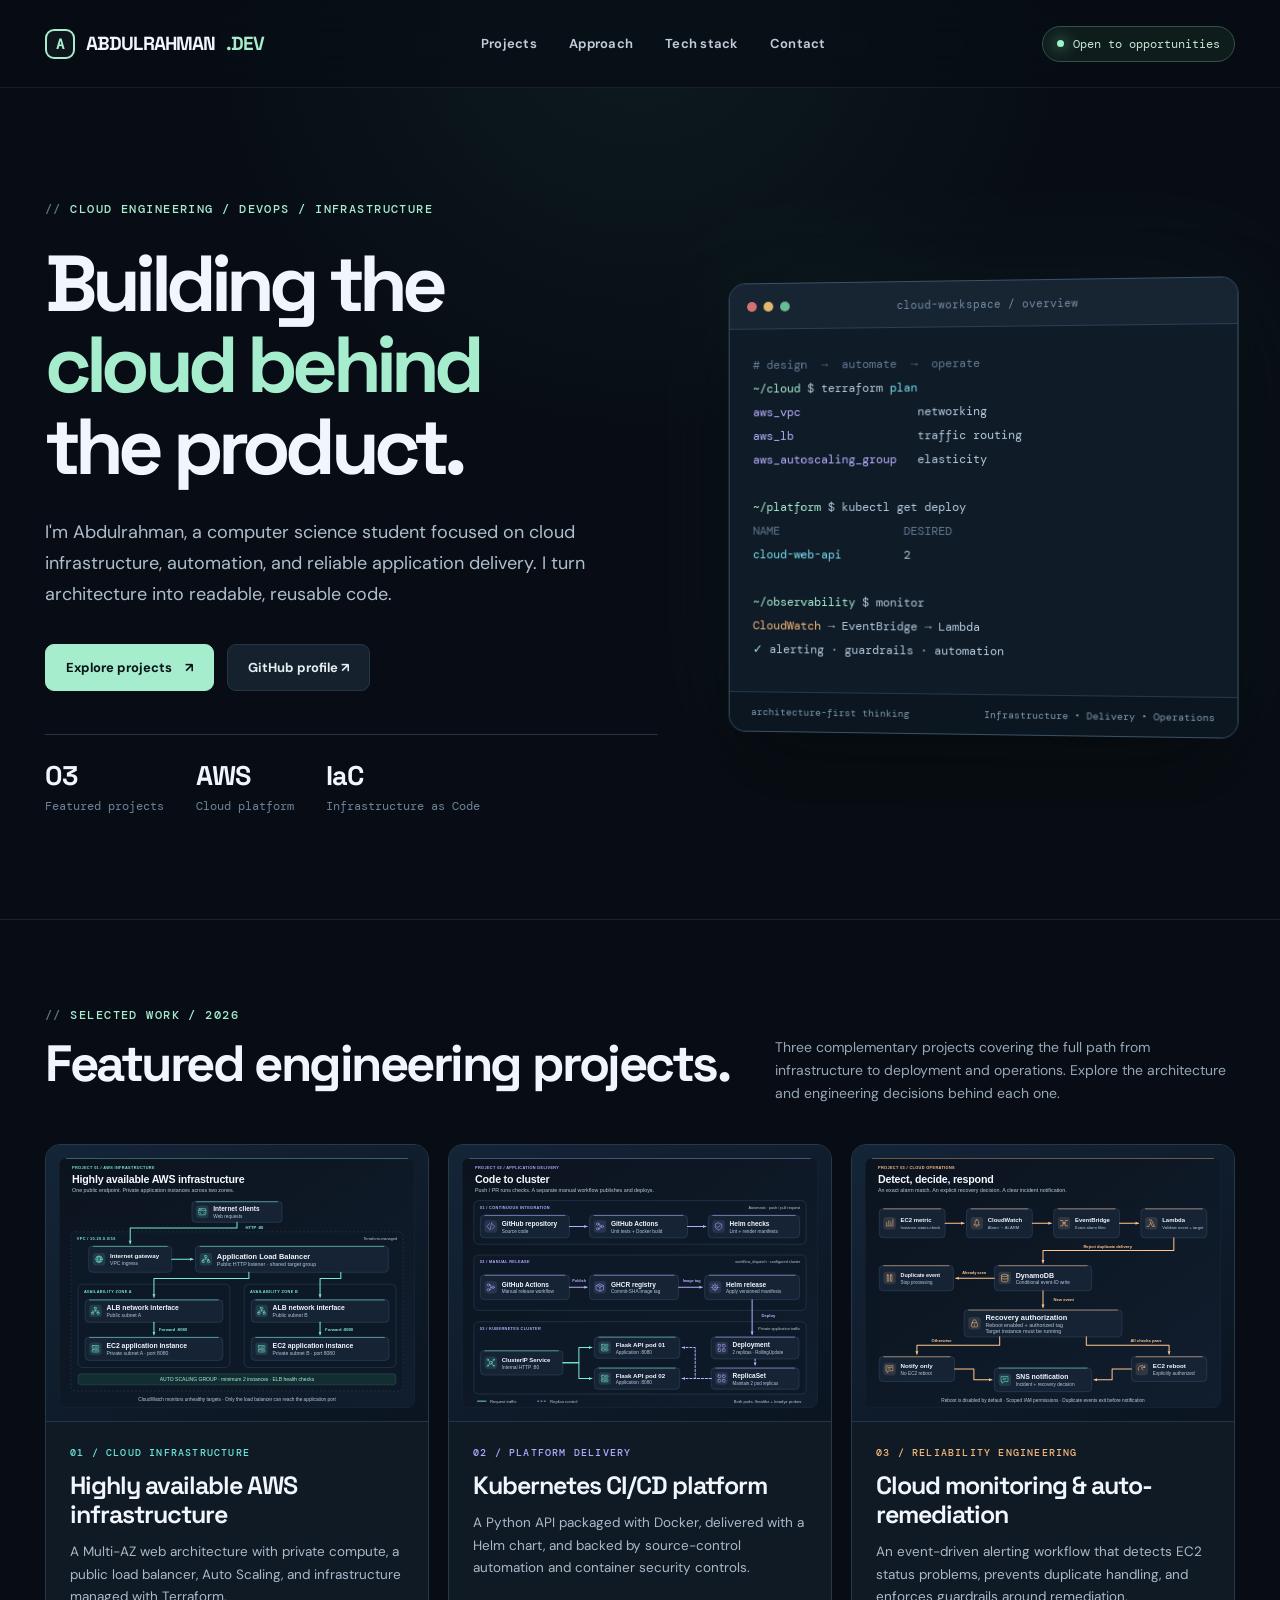
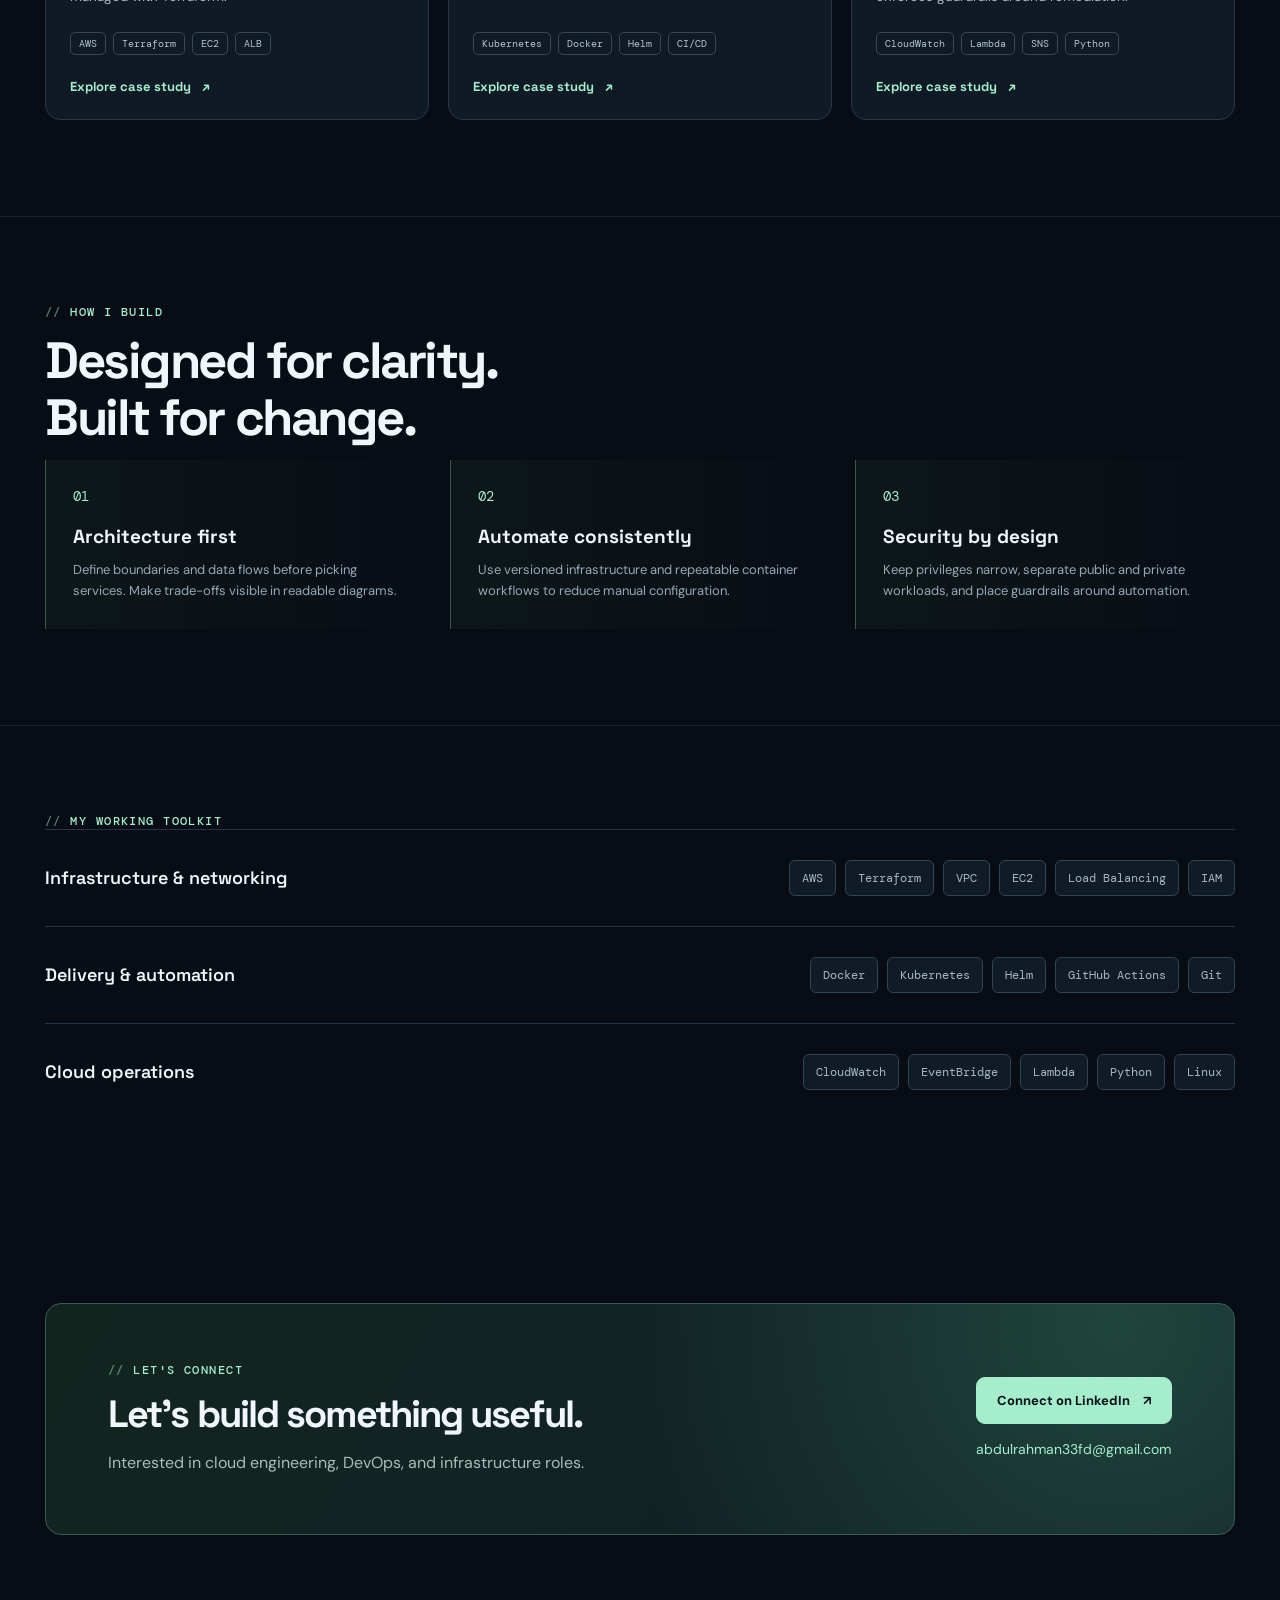
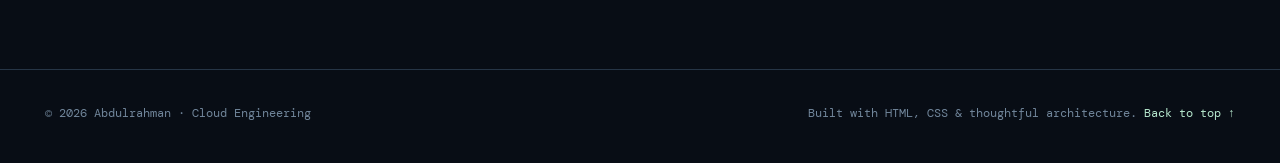
<file: index.html>
<!doctype html><html lang="en"><head>
<meta charset="UTF-8"><meta name="viewport" content="width=device-width,initial-scale=1">
<meta name="description" content="Cloud Engineering & DevOps portfolio: AWS Terraform Infrastructure, Kubernetes CI/CD, and automated cloud monitoring.">
<meta name="theme-color" content="#080d15"><title>Abdulrahman | Cloud Engineering & DevOps</title>
<link rel="stylesheet" href="styles.css?v=20261029-contact"><link rel="icon" href="assets/favicon.svg" type="image/svg+xml">
</head><body>
<a class="skip-link" href="#main">Skip to content</a><div class="ambient" aria-hidden="true"></div>
<header class="site-header"><div class="container nav-wrap"><a class="wordmark" href="index.html" aria-label="Home"><span class="mark">A</span>ABDULRAHMAN<span class="name-light">.DEV</span></a>
<nav id="primary-nav" class="site-nav"><a href="#projects">Projects</a><a href="#approach">Approach</a><a href="#stack">Tech stack</a><a href="#contact">Contact</a></nav>
<div class="top-status"><span class="status-dot"></span>Open to opportunities</div><button class="mobile-toggle" aria-label="Toggle navigation" aria-controls="primary-nav" aria-expanded="false">☰</button></div></header>
<main id="main">
<section class="hero"><div class="container hero-grid"><div>
<div class="eyebrow">Cloud Engineering / DevOps / Infrastructure</div><h1>Building the<br><span class="grad">cloud behind</span><br>the product.</h1>
<p class="lead">I'm Abdulrahman, a computer science student focused on cloud infrastructure, automation, and reliable application delivery. I turn architecture into readable, reusable code.</p>
<div class="hero-actions"><a class="btn btn-primary" href="#projects">Explore projects <span aria-hidden="true">↗</span></a><a class="btn btn-ghost" href="https://github.com/abuda7mm" target="_blank" rel="noopener noreferrer">GitHub profile ↗</a></div>
<div class="stats"><div class="stat"><div class="n">03</div><div class="desc">Featured projects</div></div><div class="stat"><div class="n">AWS</div><div class="desc">Cloud platform</div></div><div class="stat"><div class="n">IaC</div><div class="desc">Infrastructure as Code</div></div></div></div>
<div class="terminal" aria-label="Illustration of infrastructure and deployment workflow"><div class="terminal-head"><span class="dot"></span><span class="dot"></span><span class="dot"></span><span class="terminal-title">cloud-workspace / overview</span></div>
<div class="terminal-code"><span class="comment"># design  →  automate  →  operate</span>
<span class="green">~/cloud</span> $ terraform <span class="cyan">plan</span>
<span class="purple">aws_vpc</span>                 networking
<span class="purple">aws_lb</span>                  traffic routing
<span class="purple">aws_autoscaling_group</span>   elasticity

<span class="green">~/platform</span> $ kubectl get deploy
<span class="comment">NAME                  DESIRED</span>
<span class="cyan">cloud-web-api</span>         2

<span class="green">~/observability</span> $ monitor
<span class="orange">CloudWatch</span> → EventBridge → Lambda
<span class="green">✓</span> alerting · guardrails · automation</div><div class="terminal-footer"><span>architecture-first thinking</span><span>Infrastructure • Delivery • Operations</span></div></div>
</div></section>
<section class="section section-border" id="projects"><div class="container"><div class="section-intro"><div><div class="eyebrow">Selected work / 2026</div><h2>Featured engineering projects.</h2></div><p>Three complementary projects covering the full path from infrastructure to deployment and operations. Explore the architecture and engineering decisions behind each one.</p></div>
<div class="projects-grid">
<article class="project-card"><a class="card-media" href="projects/aws-infrastructure.html"><img src="assets/architecture-aws.svg?v=20261029-diagrams" alt="Architecture diagram showing an AWS load balancer and EC2 instances across two availability zones" loading="lazy"></a><div class="card-body"><div class="kicker">01 / Cloud infrastructure</div><h3>Highly available AWS infrastructure</h3><p>A Multi-AZ web architecture with private compute, a public load balancer, Auto Scaling, and infrastructure managed with Terraform.</p><div class="tags"><span class="tag">AWS</span><span class="tag">Terraform</span><span class="tag">EC2</span><span class="tag">ALB</span></div><a class="text-link" href="projects/aws-infrastructure.html">Explore case study <span aria-hidden="true">↗</span></a></div></article>
<article class="project-card"><a class="card-media" href="projects/kubernetes-cicd.html"><img src="assets/architecture-kubernetes.svg?v=20261029-diagrams" alt="GitHub Actions build pipeline connected to a Helm-managed Kubernetes cluster" loading="lazy"></a><div class="card-body"><div class="kicker">02 / Platform delivery</div><h3>Kubernetes CI/CD platform</h3><p>A Python API packaged with Docker, delivered with a Helm chart, and backed by source-control automation and container security controls.</p><div class="tags"><span class="tag">Kubernetes</span><span class="tag">Docker</span><span class="tag">Helm</span><span class="tag">CI/CD</span></div><a class="text-link" href="projects/kubernetes-cicd.html">Explore case study <span aria-hidden="true">↗</span></a></div></article>
<article class="project-card"><a class="card-media" href="projects/cloud-operations.html"><img src="assets/architecture-operations.svg?v=20261029-diagrams" alt="AWS monitoring architecture with CloudWatch, EventBridge, Lambda, DynamoDB and SNS" loading="lazy"></a><div class="card-body"><div class="kicker">03 / Reliability engineering</div><h3>Cloud monitoring & auto-remediation</h3><p>An event-driven alerting workflow that detects EC2 status problems, prevents duplicate handling, and enforces guardrails around remediation.</p><div class="tags"><span class="tag">CloudWatch</span><span class="tag">Lambda</span><span class="tag">SNS</span><span class="tag">Python</span></div><a class="text-link" href="projects/cloud-operations.html">Explore case study <span aria-hidden="true">↗</span></a></div></article>
</div></div></section>
<section class="section section-border" id="approach"><div class="container"><div class="eyebrow">How I build</div><h2>Designed for clarity.<br>Built for change.</h2><div class="approach"><article><div class="num">01</div><h3>Architecture first</h3><p>Define boundaries and data flows before picking services. Make trade-offs visible in readable diagrams.</p></article><article><div class="num">02</div><h3>Automate consistently</h3><p>Use versioned infrastructure and repeatable container workflows to reduce manual configuration.</p></article><article><div class="num">03</div><h3>Security by design</h3><p>Keep privileges narrow, separate public and private workloads, and place guardrails around automation.</p></article></div></div></section>
<section class="section section-border" id="stack"><div class="container"><div class="eyebrow">My working toolkit</div><div class="stack-section"><h3>Infrastructure & networking</h3><div class="stack-cloud"><span>AWS</span><span>Terraform</span><span>VPC</span><span>EC2</span><span>Load Balancing</span><span>IAM</span></div></div><div class="stack-section"><h3>Delivery & automation</h3><div class="stack-cloud"><span>Docker</span><span>Kubernetes</span><span>Helm</span><span>GitHub Actions</span><span>Git</span></div></div><div class="stack-section"><h3>Cloud operations</h3><div class="stack-cloud"><span>CloudWatch</span><span>EventBridge</span><span>Lambda</span><span>Python</span><span>Linux</span></div></div></div></section>
<section class="section" id="contact"><div class="container"><div class="contact-band"><div><div class="eyebrow">Let's connect</div><h2>Let's build something useful.</h2><p>Interested in cloud engineering, DevOps, and infrastructure roles.</p></div><div class="contact-actions"><a class="btn btn-primary" href="https://www.linkedin.com/in/abdulrahmannnn" target="_blank" rel="noopener noreferrer">Connect on LinkedIn <span aria-hidden="true">↗</span></a><a class="contact-email" href="mailto:abdulrahman33fd@gmail.com">abdulrahman33fd@gmail.com</a></div></div></div></section>
</main><footer class="footer"><div class="container footer-inner"><div>© <span data-year>2026</span> Abdulrahman · Cloud Engineering</div><div>Built with HTML, CSS & thoughtful architecture. <a href="#main">Back to top ↑</a></div></div></footer>
<script src="script.js" defer></script></body></html>
</file>
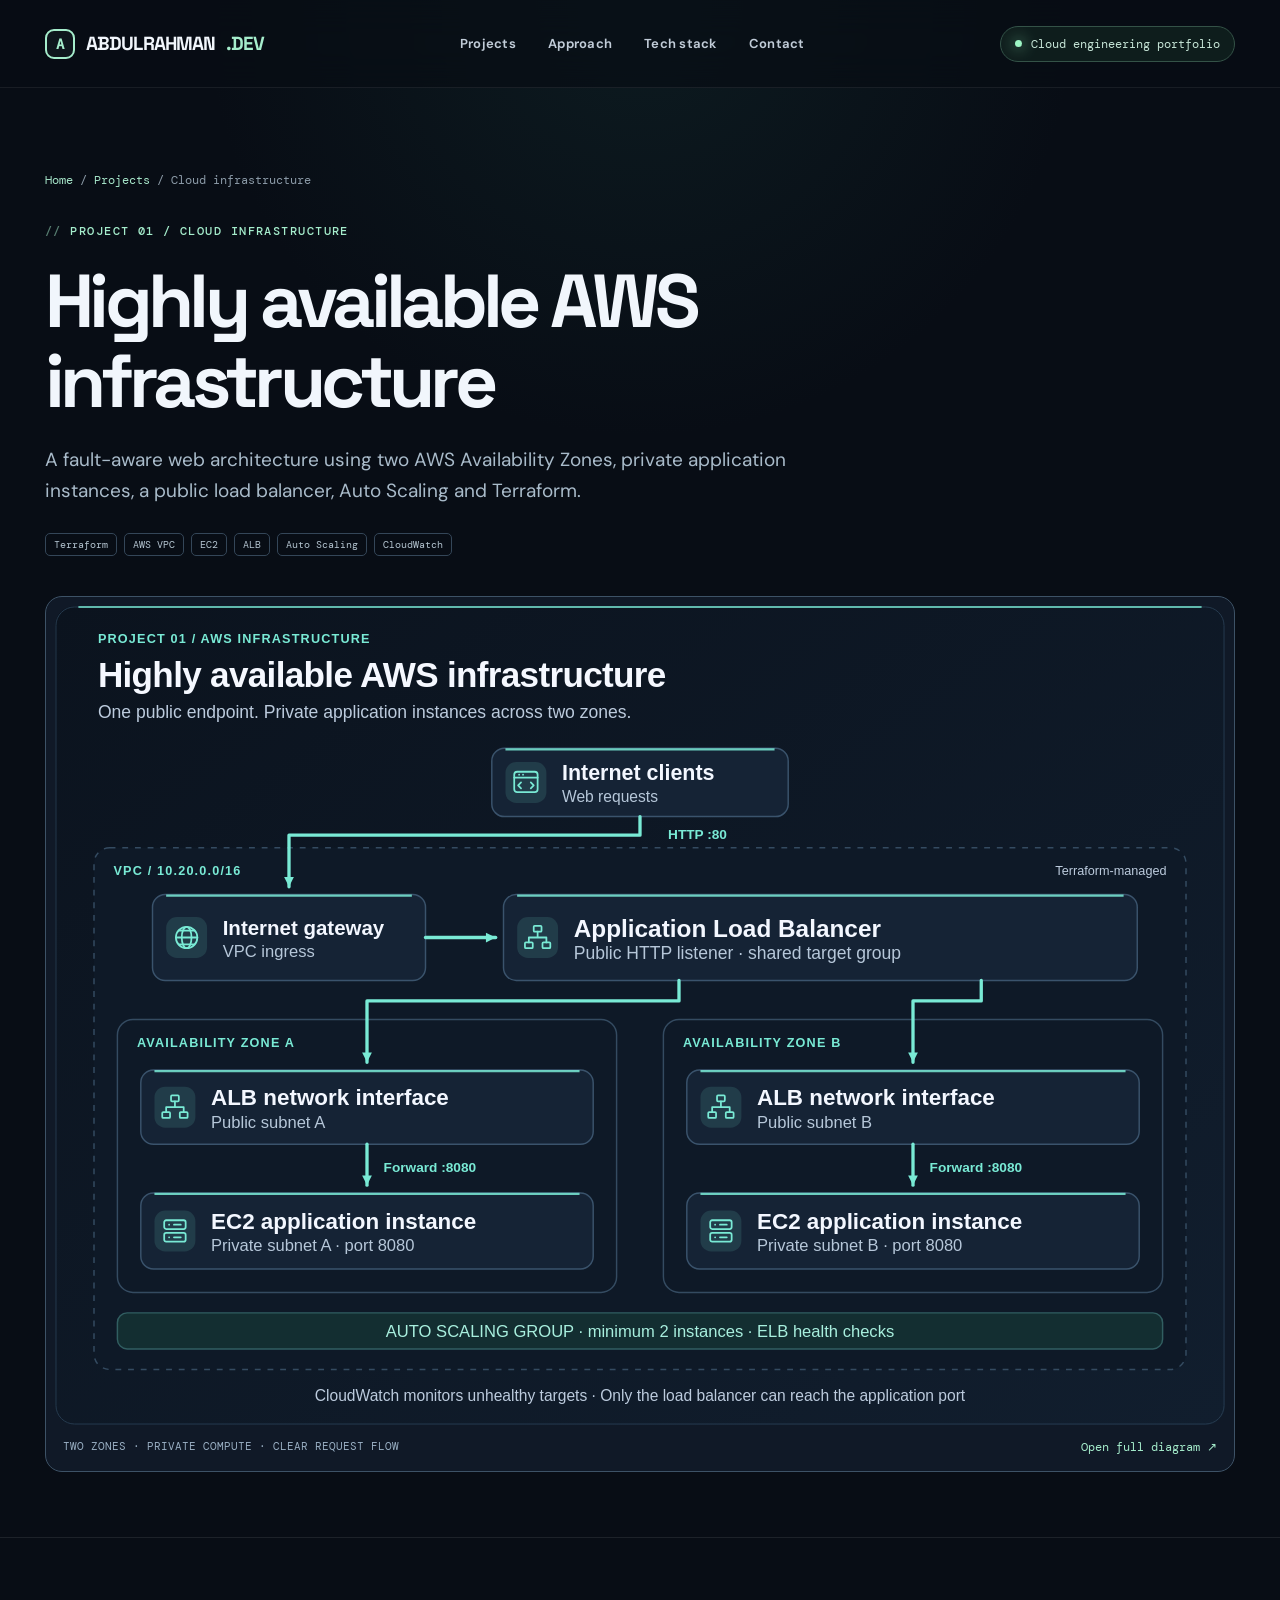
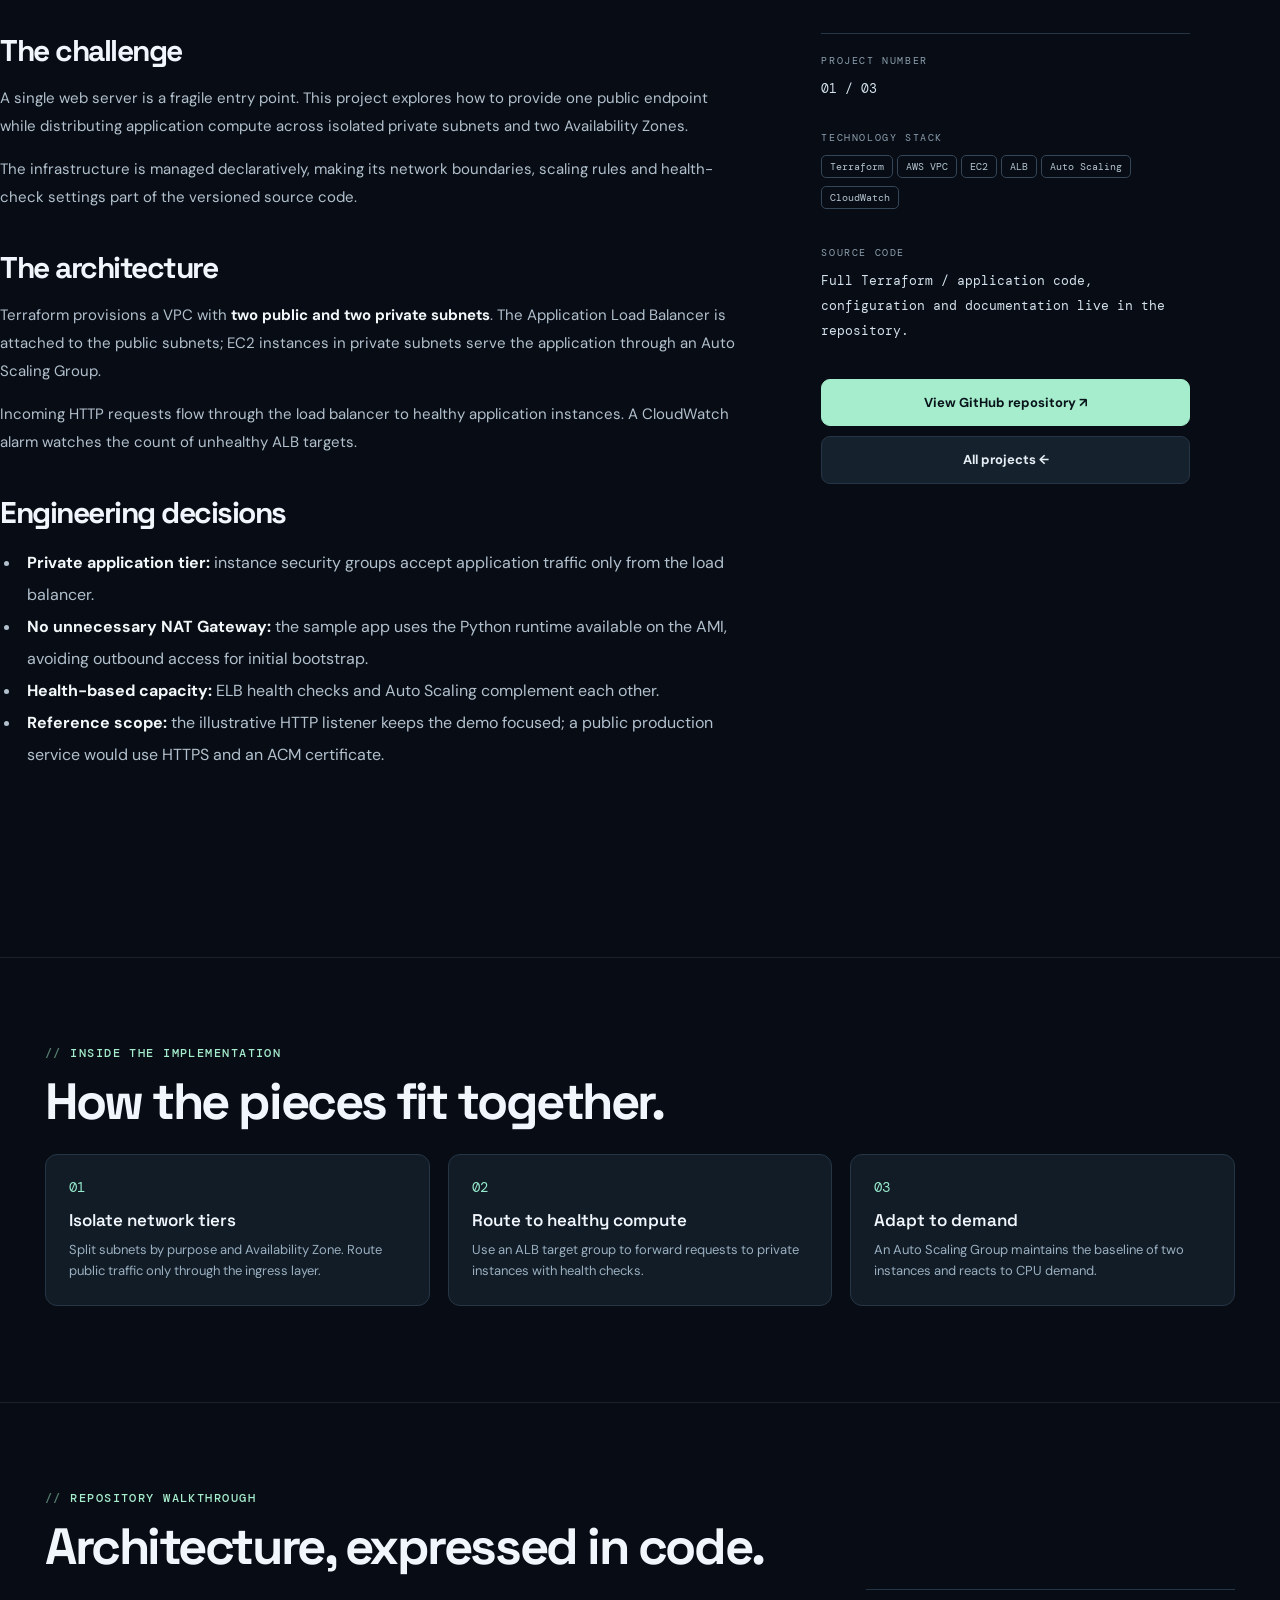
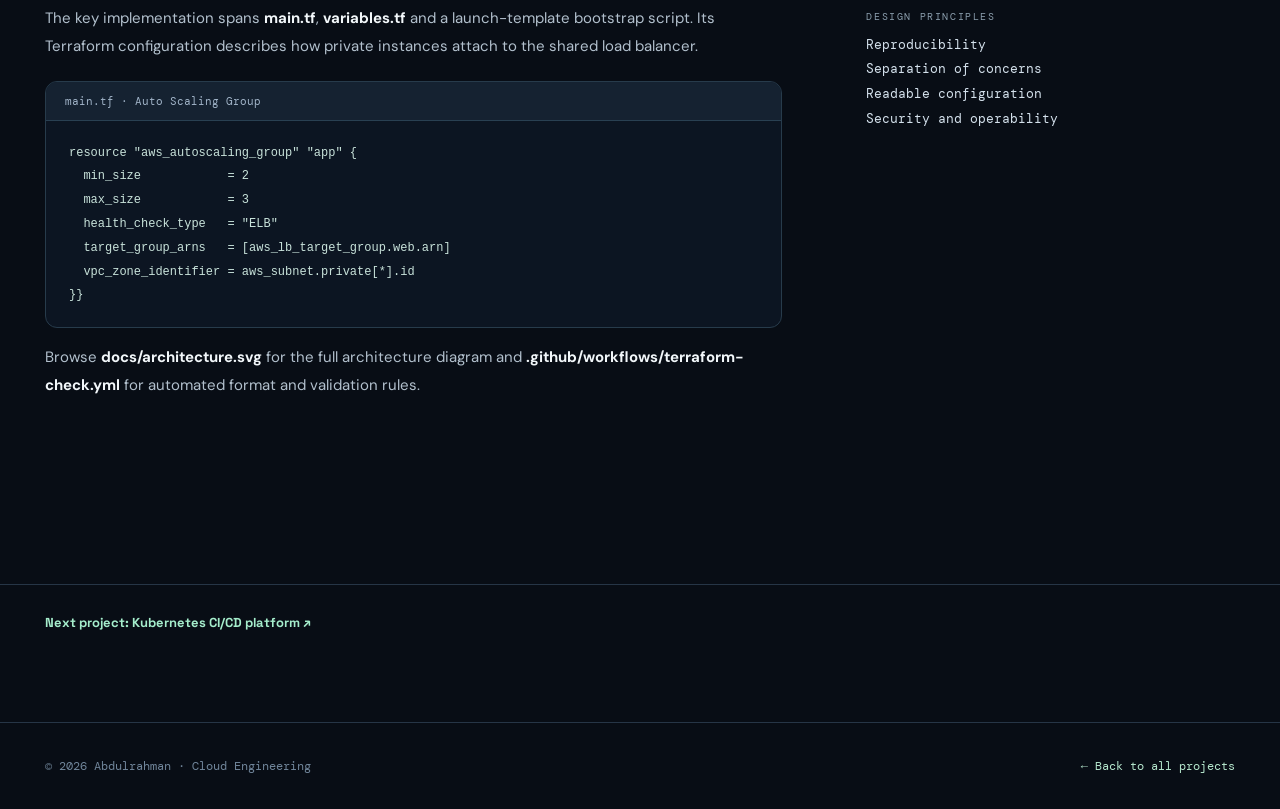
<file: projects/aws-infrastructure.html>
<!doctype html><html lang="en"><head><meta charset="UTF-8"><meta name="viewport" content="width=device-width,initial-scale=1">
<meta name="description" content="A fault-aware web architecture using two AWS Availability Zones, private application instances, a public load balancer, Auto Scaling and Terraform."><meta name="theme-color" content="#080d15"><title>Highly available AWS infrastructure | Abdulrahman</title>
<link rel="stylesheet" href="../styles.css?v=20261029-diagrams"><link rel="icon" href="../assets/favicon.svg" type="image/svg+xml"></head><body>
<a class="skip-link" href="#main">Skip to content</a>
<header class="site-header"><div class="container nav-wrap"><a class="wordmark" href="../index.html"><span class="mark">A</span>ABDULRAHMAN<span class="name-light">.DEV</span></a><nav id="primary-nav" class="site-nav"><a href="../index.html#projects">Projects</a><a href="../index.html#approach">Approach</a><a href="../index.html#stack">Tech stack</a><a href="../index.html#contact">Contact</a></nav><div class="top-status"><span class="status-dot"></span>Cloud engineering portfolio</div><button class="mobile-toggle" aria-label="Toggle navigation" aria-controls="primary-nav" aria-expanded="false">☰</button></div></header>
<main id="main"><section class="detail-hero"><div class="container"><div class="breadcrumbs"><a href="../index.html">Home</a> / <a href="../index.html#projects">Projects</a> / Cloud infrastructure</div><div class="eyebrow">Project 01 / Cloud infrastructure</div><h1>Highly available AWS infrastructure</h1><p class="detail-summary">A fault-aware web architecture using two AWS Availability Zones, private application instances, a public load balancer, Auto Scaling and Terraform.</p><div class="tags"><span class="tag">Terraform</span><span class="tag">AWS VPC</span><span class="tag">EC2</span><span class="tag">ALB</span><span class="tag">Auto Scaling</span><span class="tag">CloudWatch</span></div>
<figure class="detail-main-image" id="architecture">
<picture>
<source media="(max-width: 700px)" srcset="../assets/architecture-aws-mobile.svg?v=20261029-diagrams" width="420" height="1156">
<img src="../assets/architecture-aws.svg?v=20261029-diagrams" alt="Request traffic from a public ALB to private EC2 instances across two Availability Zones." width="1200" height="840" decoding="async">
</picture>
<figcaption class="image-caption"><span>TWO ZONES · PRIVATE COMPUTE · CLEAR REQUEST FLOW</span><a href="../assets/architecture-aws.svg?v=20261029-diagrams" target="_blank" rel="noopener noreferrer">Open full diagram ↗</a></figcaption>
</figure></div></section>
<section class="section-border section"><div class="container detail-grid"><div class="detail-copy"><h2>The challenge</h2><p>A single web server is a fragile entry point. This project explores how to provide one public endpoint while distributing application compute across isolated private subnets and two Availability Zones.</p><p>The infrastructure is managed declaratively, making its network boundaries, scaling rules and health-check settings part of the versioned source code.</p>
<h2>The architecture</h2><p>Terraform provisions a VPC with <strong>two public and two private subnets</strong>. The Application Load Balancer is attached to the public subnets; EC2 instances in private subnets serve the application through an Auto Scaling Group.</p><p>Incoming HTTP requests flow through the load balancer to healthy application instances. A CloudWatch alarm watches the count of unhealthy ALB targets.</p>
<h2>Engineering decisions</h2><ul><li><strong>Private application tier:</strong> instance security groups accept application traffic only from the load balancer.</li><li><strong>No unnecessary NAT Gateway:</strong> the sample app uses the Python runtime available on the AMI, avoiding outbound access for initial bootstrap.</li><li><strong>Health-based capacity:</strong> ELB health checks and Auto Scaling complement each other.</li><li><strong>Reference scope:</strong> the illustrative HTTP listener keeps the demo focused; a public production service would use HTTPS and an ACM certificate.</li></ul>
</div><aside class="aside"><div class="aside-label">Project number</div><p class="aside-value">01 / 03</p><div class="aside-label">Technology stack</div><p class="aside-value"><span class="tag">Terraform</span><span class="tag">AWS VPC</span><span class="tag">EC2</span><span class="tag">ALB</span><span class="tag">Auto Scaling</span><span class="tag">CloudWatch</span></p><div class="aside-label">Source code</div><p class="aside-value">Full Terraform / application code, configuration and documentation live in the repository.</p><a class="btn btn-primary" href="https://github.com/abuda7mm/aws-high-availability-terraform" target="_blank" rel="noopener noreferrer">View GitHub repository ↗</a><a class="btn btn-ghost" href="../index.html#projects">All projects ←</a></aside></div></section>
<section class="section section-border"><div class="container"><div class="eyebrow">Inside the implementation</div><h2>How the pieces fit together.</h2><div class="steps"><div class="step"><div class="step-index">01</div><h3>Isolate network tiers</h3><p>Split subnets by purpose and Availability Zone. Route public traffic only through the ingress layer.</p></div><div class="step"><div class="step-index">02</div><h3>Route to healthy compute</h3><p>Use an ALB target group to forward requests to private instances with health checks.</p></div><div class="step"><div class="step-index">03</div><h3>Adapt to demand</h3><p>An Auto Scaling Group maintains the baseline of two instances and reacts to CPU demand.</p></div></div></div></section>
<section class="section section-border"><div class="container"><div class="eyebrow">Repository walkthrough</div><h2>Architecture, expressed in code.</h2><div class="detail-grid"><div class="detail-copy"><p>The key implementation spans <strong>main.tf</strong>, <strong>variables.tf</strong> and a launch-template bootstrap script. Its Terraform configuration describes how private instances attach to the shared load balancer.</p><div class="code-card"><div class="code-heading">main.tf · Auto Scaling Group</div><pre><code>resource "aws_autoscaling_group" "app" {
  min_size            = 2
  max_size            = 3
  health_check_type   = "ELB"
  target_group_arns   = [aws_lb_target_group.web.arn]
  vpc_zone_identifier = aws_subnet.private[*].id
}}</code></pre></div><p>Browse <strong>docs/architecture.svg</strong> for the full architecture diagram and <strong>.github/workflows/terraform-check.yml</strong> for automated format and validation rules.</p></div><aside class="aside"><div class="aside-label">Design principles</div><p class="aside-value">Reproducibility<br>Separation of concerns<br>Readable configuration<br>Security and operability</p></aside></div></div></section>
<section class="back-projects"><div class="container"><a class="text-link" href="kubernetes-cicd.html">Next project: Kubernetes CI/CD platform ↗</a></div></section></main>
<footer class="footer"><div class="container footer-inner"><div>© <span data-year>2026</span> Abdulrahman · Cloud Engineering</div><div><a href="../index.html">← Back to all projects</a></div></div></footer><script src="../script.js" defer></script></body></html>
</file>
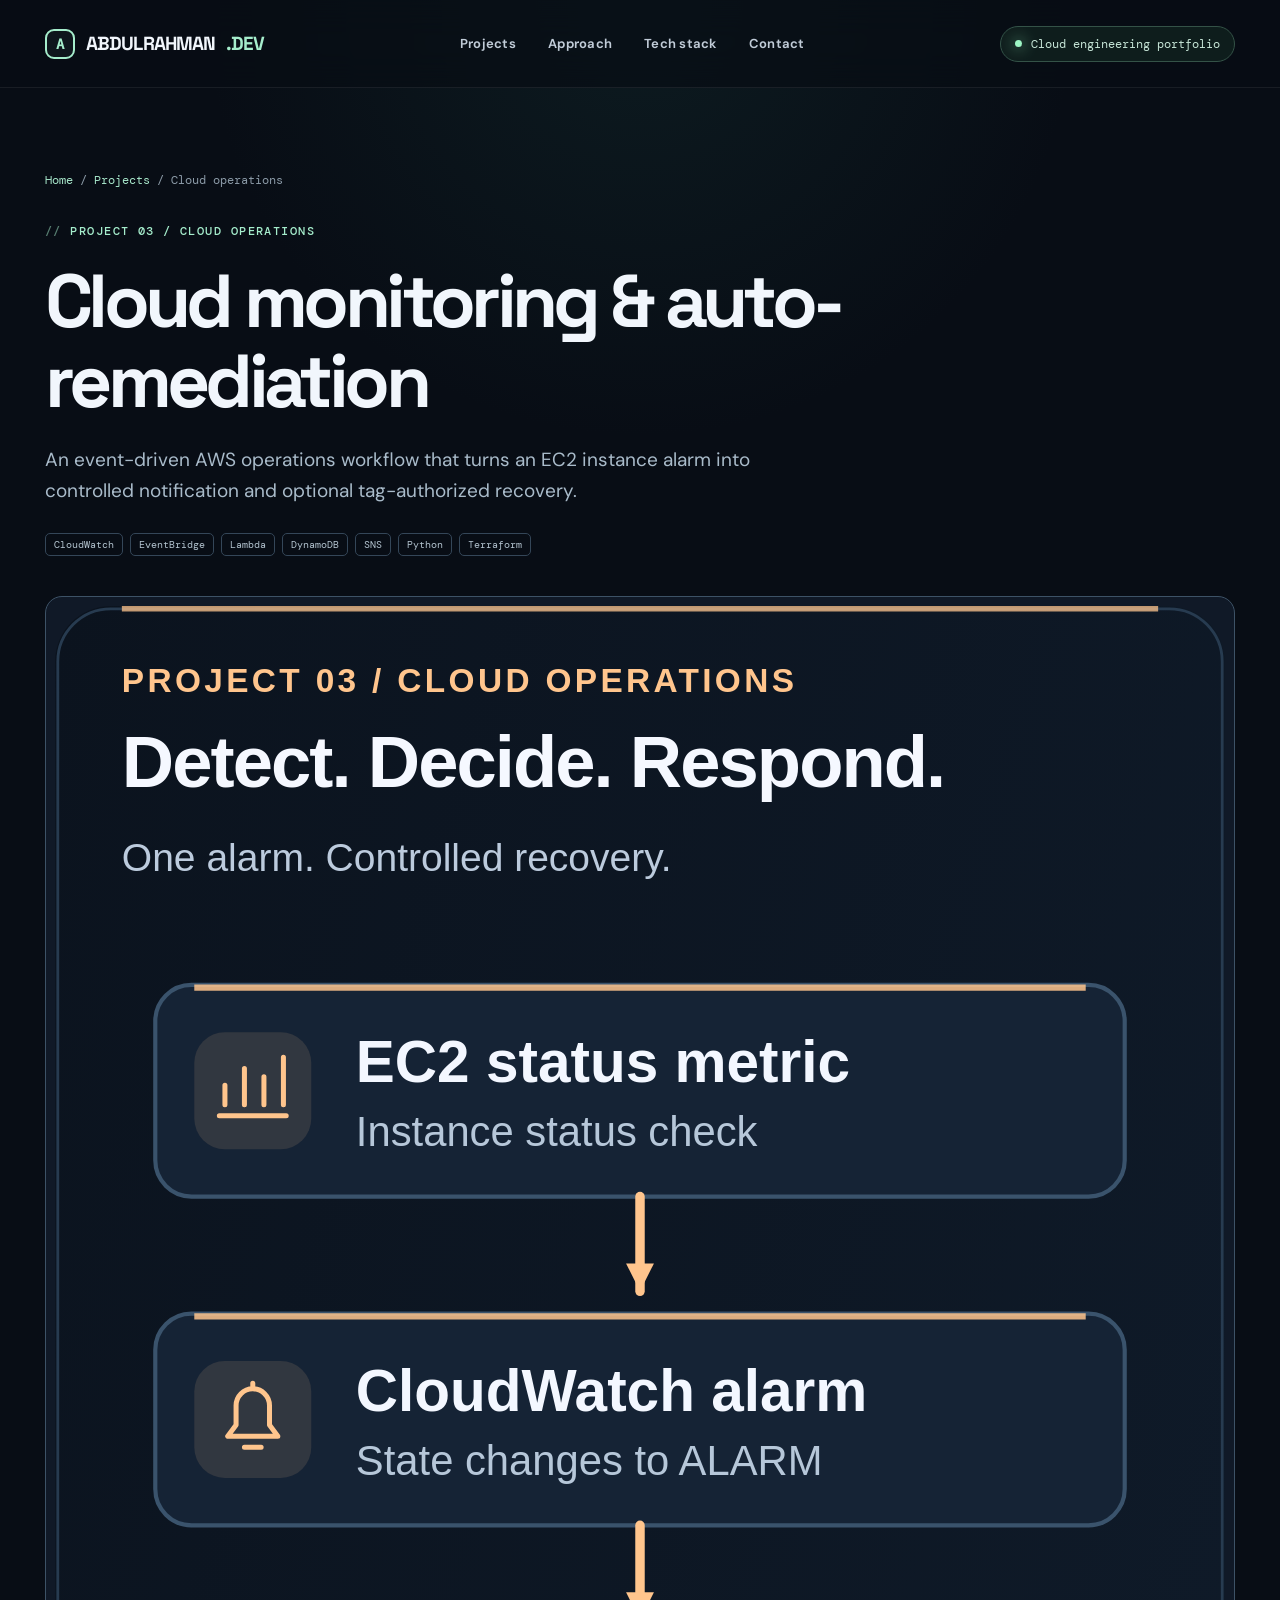
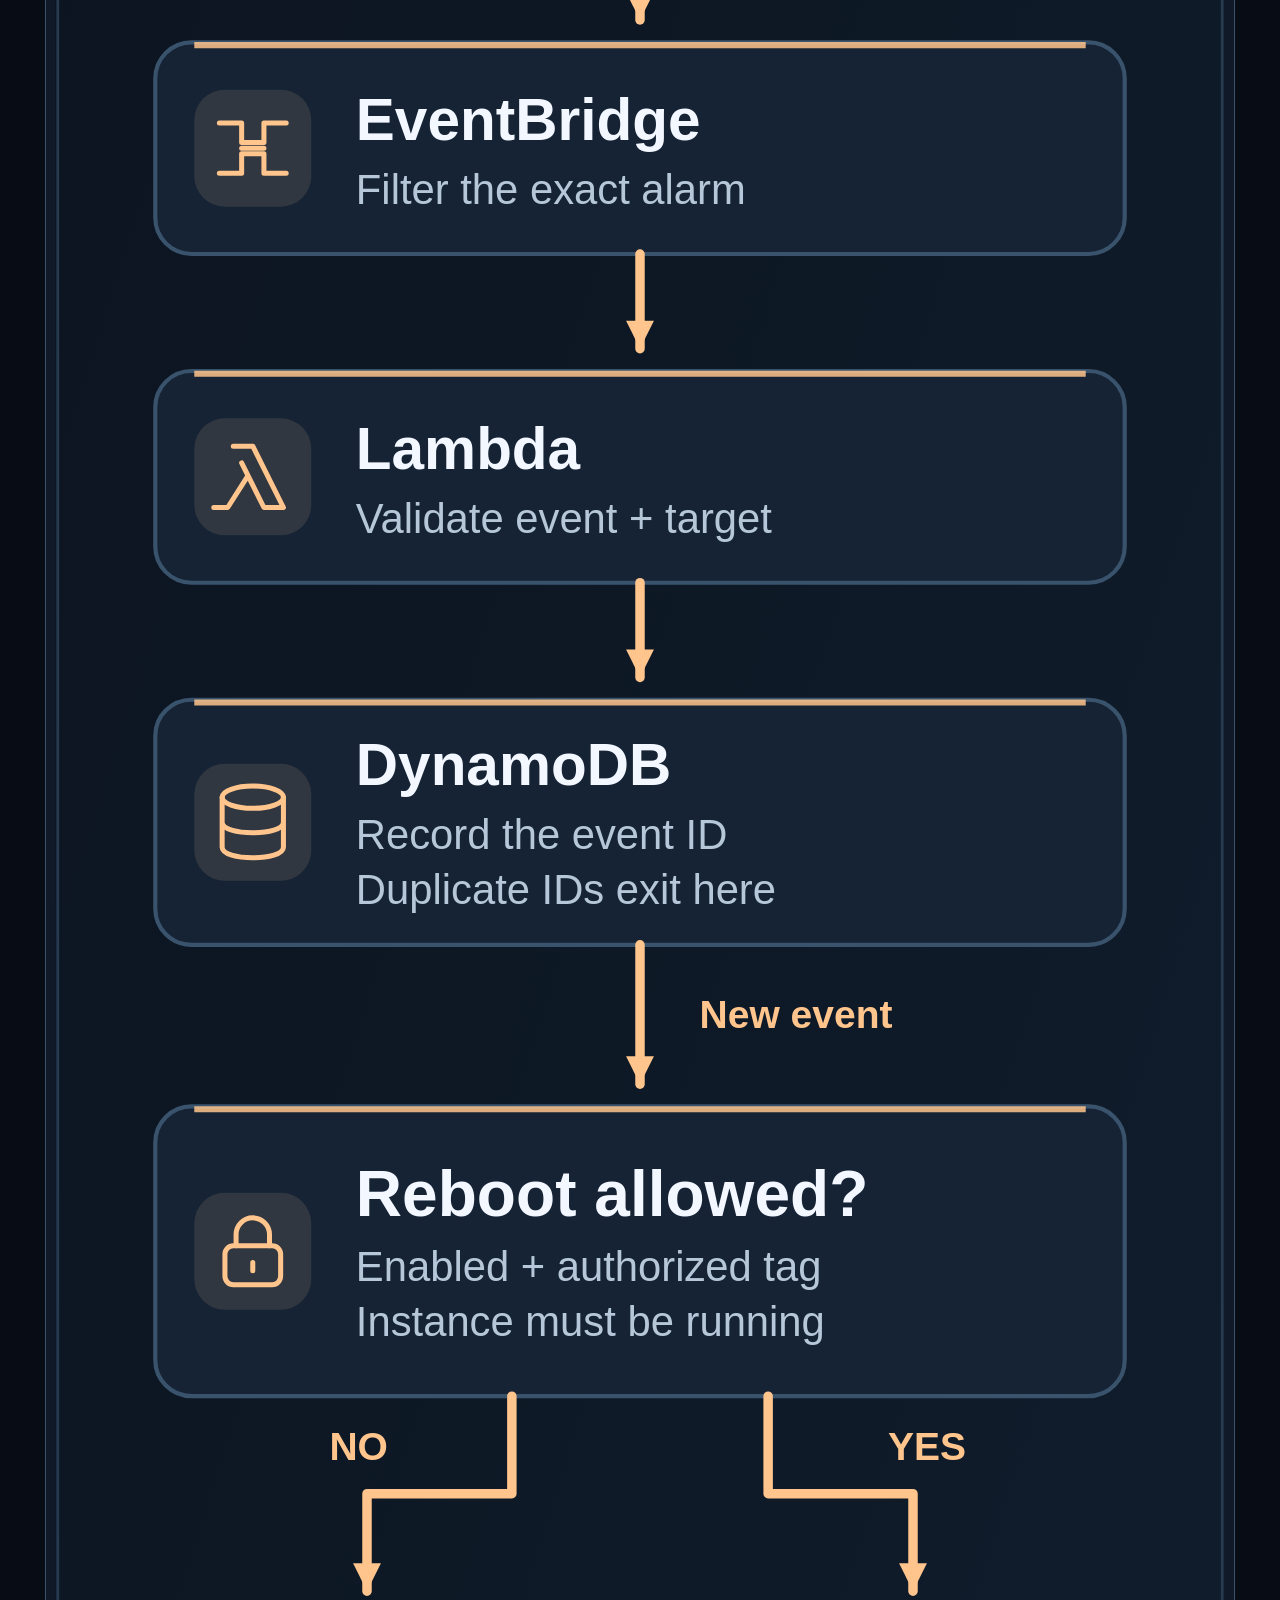
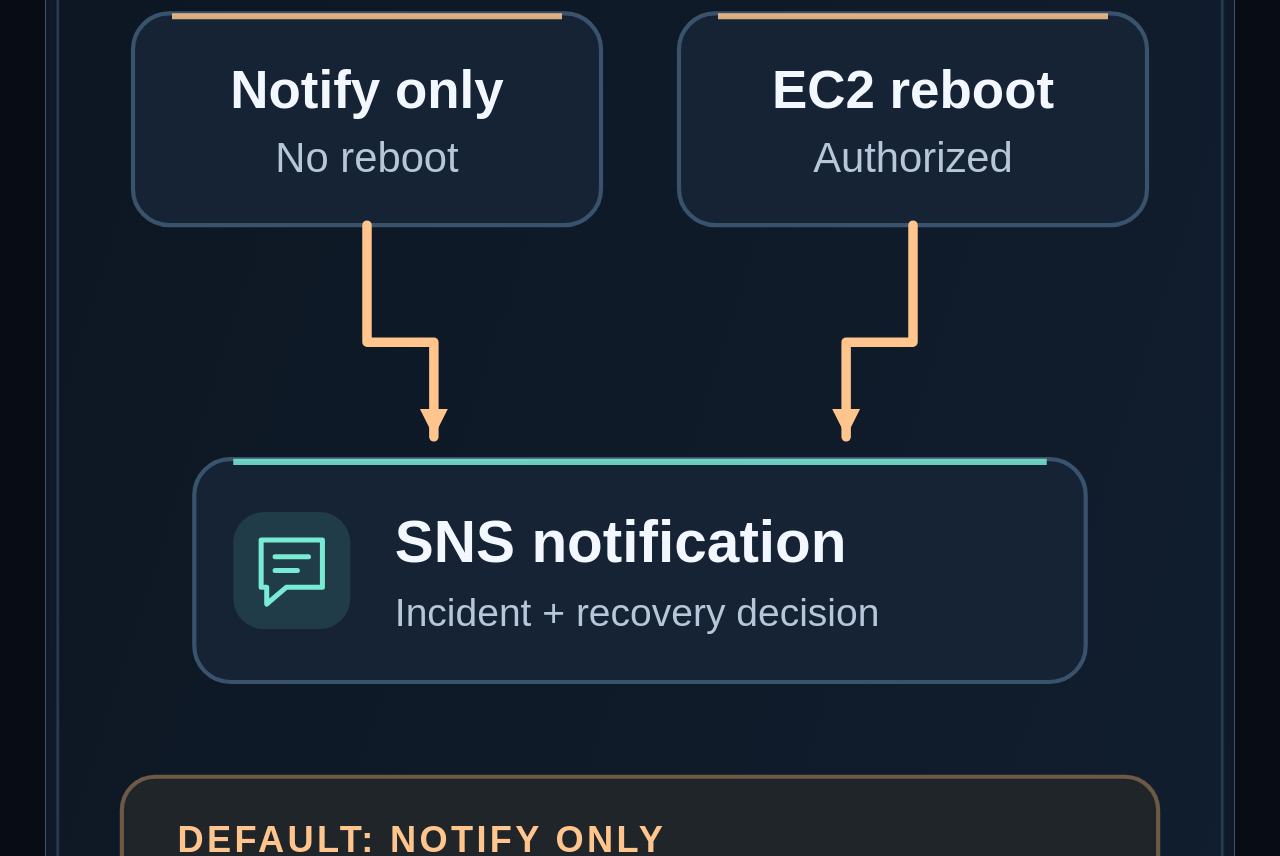
<file: projects/cloud-operations.html>
<!doctype html><html lang="en"><head><meta charset="UTF-8"><meta name="viewport" content="width=device-width,initial-scale=1">
<meta name="description" content="An event-driven AWS operations workflow that turns an EC2 instance alarm into controlled notification and optional tag-authorized recovery."><meta name="theme-color" content="#080d15"><title>Cloud monitoring & auto-remediation | Abdulrahman</title>
<link rel="stylesheet" href="../styles.css?v=20261029-diagrams"><link rel="icon" href="../assets/favicon.svg" type="image/svg+xml"></head><body>
<a class="skip-link" href="#main">Skip to content</a>
<header class="site-header"><div class="container nav-wrap"><a class="wordmark" href="../index.html"><span class="mark">A</span>ABDULRAHMAN<span class="name-light">.DEV</span></a><nav id="primary-nav" class="site-nav"><a href="../index.html#projects">Projects</a><a href="../index.html#approach">Approach</a><a href="../index.html#stack">Tech stack</a><a href="../index.html#contact">Contact</a></nav><div class="top-status"><span class="status-dot"></span>Cloud engineering portfolio</div><button class="mobile-toggle" aria-label="Toggle navigation" aria-controls="primary-nav" aria-expanded="false">☰</button></div></header>
<main id="main"><section class="detail-hero"><div class="container"><div class="breadcrumbs"><a href="../index.html">Home</a> / <a href="../index.html#projects">Projects</a> / Cloud operations</div><div class="eyebrow">Project 03 / Cloud operations</div><h1>Cloud monitoring & auto-remediation</h1><p class="detail-summary">An event-driven AWS operations workflow that turns an EC2 instance alarm into controlled notification and optional tag-authorized recovery.</p><div class="tags"><span class="tag">CloudWatch</span><span class="tag">EventBridge</span><span class="tag">Lambda</span><span class="tag">DynamoDB</span><span class="tag">SNS</span><span class="tag">Python</span><span class="tag">Terraform</span></div>
<figure class="detail-main-image" id="architecture">
<picture>
<source media="(max-width: 700px)" srcset="../assets/architecture-operations-mobile.svg?v=20261029-diagrams" width="420" height="1330">
<img src="../assets/architecture-operations.svg?v=20261029-diagrams" alt="Alarm processing, duplicate-event checks, authorized reboot decisions and SNS notifications." width="1200" height="840" decoding="async">
</picture>
<figcaption class="image-caption"><span>DETECT · VALIDATE · AUTHORIZE · NOTIFY</span><a href="../assets/architecture-operations.svg?v=20261029-diagrams" target="_blank" rel="noopener noreferrer">Open full diagram ↗</a></figcaption>
</figure></div></section>
<section class="section-border section"><div class="container detail-grid"><div class="detail-copy"><h2>The challenge</h2><p>Observability becomes more useful when a signal can lead to a clear, consistent response. Unfiltered automation, however, can be dangerous: unrelated events might trigger disruptive actions or event delivery might be duplicated.</p><p>This architecture separates the incident signal, routing, decision logic and response, with multiple safeguards around instance reboot.</p>
<h2>The architecture</h2><p>An <strong>EC2 instance status-check CloudWatch alarm</strong> emits a state change when the signal breaches its threshold. EventBridge filters for one specific alarm and the ALARM transition, then invokes a Python Lambda function.</p><p>The function validates the event and instance identity. DynamoDB stores an event ID to prevent duplicate processing, and Amazon SNS carries a concise incident notification. A reboot requires an explicit Terraform switch <strong>and</strong> a matching EC2 authorization tag.</p>
<h2>Engineering decisions</h2><ul><li><strong>Default safe behavior:</strong> notifications are active, while automatic reboot is opt-in.</li><li><strong>Defense in depth:</strong> EventBridge filtering is repeated inside Lambda before taking action.</li><li><strong>Idempotent handling:</strong> DynamoDB conditional writes stop repeat processing of the same event ID.</li><li><strong>Scoped access:</strong> the remediation permission targets one EC2 instance ARN rather than an entire fleet.</li></ul>
</div><aside class="aside"><div class="aside-label">Project number</div><p class="aside-value">03 / 03</p><div class="aside-label">Technology stack</div><p class="aside-value"><span class="tag">CloudWatch</span><span class="tag">EventBridge</span><span class="tag">Lambda</span><span class="tag">DynamoDB</span><span class="tag">SNS</span><span class="tag">Python</span><span class="tag">Terraform</span></p><div class="aside-label">Source code</div><p class="aside-value">Full Terraform / application code, configuration and documentation live in the repository.</p><a class="btn btn-primary" href="https://github.com/abuda7mm/aws-cloudwatch-auto-remediation" target="_blank" rel="noopener noreferrer">View GitHub repository ↗</a><a class="btn btn-ghost" href="../index.html#projects">All projects ←</a></aside></div></section>
<section class="section section-border"><div class="container"><div class="eyebrow">Inside the implementation</div><h2>How the pieces fit together.</h2><div class="steps"><div class="step"><div class="step-index">01</div><h3>Detect a failure</h3><p>CloudWatch watches the EC2 instance status-check metric and raises an alarm.</p></div><div class="step"><div class="step-index">02</div><h3>Validate the event</h3><p>EventBridge invokes Lambda, where identity and alarm state are verified and duplicates rejected.</p></div><div class="step"><div class="step-index">03</div><h3>Notify or remediate</h3><p>SNS receives an incident message; optional reboot requires both the configuration switch and EC2 tag.</p></div></div></div></section>
<section class="section section-border"><div class="container"><div class="eyebrow">Repository walkthrough</div><h2>Architecture, expressed in code.</h2><div class="detail-grid"><div class="detail-copy"><p>The authorization decision is intentionally readable. Neither a matching alarm nor a permission grant alone is enough to initiate an EC2 reboot.</p><div class="code-card"><div class="code-heading">lambda/remediate.py · authorization gate</div><pre><code>tags = {t["Key"]: t["Value"] for t in instance.get("Tags", [])}
running = instance.get("State", {}).get("Name") == "running"
opted_in = str(config["REBOOT_ENABLED"]).lower() == "true"
allowed_tag = tags.get("PortfolioRemediation") == "allow"

do_reboot = running and opted_in and allowed_tag
if do_reboot:
    ec2.reboot_instances(InstanceIds=[target])</code></pre></div><p>Browse <strong>lambda/remediate.py</strong> for decision logic, <strong>main.tf</strong> for event wiring and IAM policy, and <strong>tests/test_remediate.py</strong> for behavior cases.</p></div><aside class="aside"><div class="aside-label">Design principles</div><p class="aside-value">Reproducibility<br>Separation of concerns<br>Readable configuration<br>Security and operability</p></aside></div></div></section>
<section class="back-projects"><div class="container"><a class="text-link" href="aws-infrastructure.html">Next project: AWS high-availability infrastructure ↗</a></div></section></main>
<footer class="footer"><div class="container footer-inner"><div>© <span data-year>2026</span> Abdulrahman · Cloud Engineering</div><div><a href="../index.html">← Back to all projects</a></div></div></footer><script src="../script.js" defer></script></body></html>
</file>
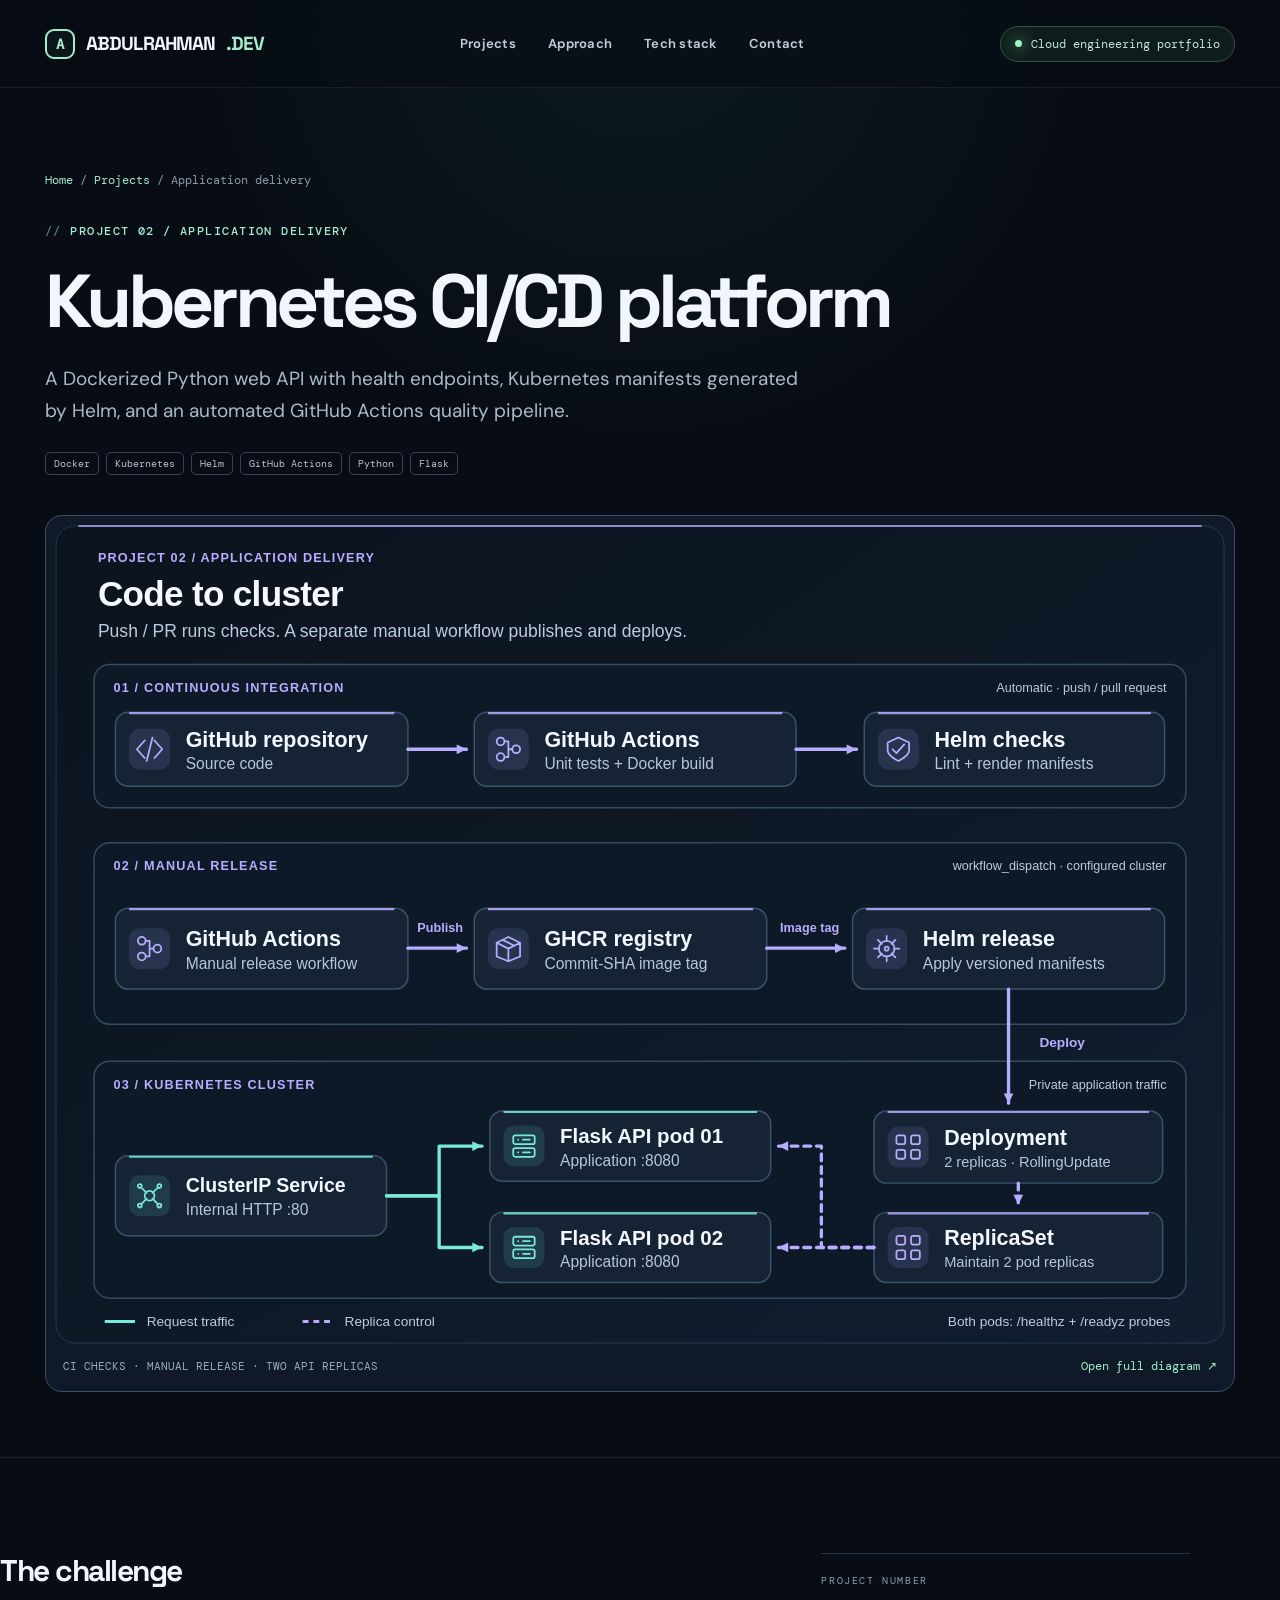
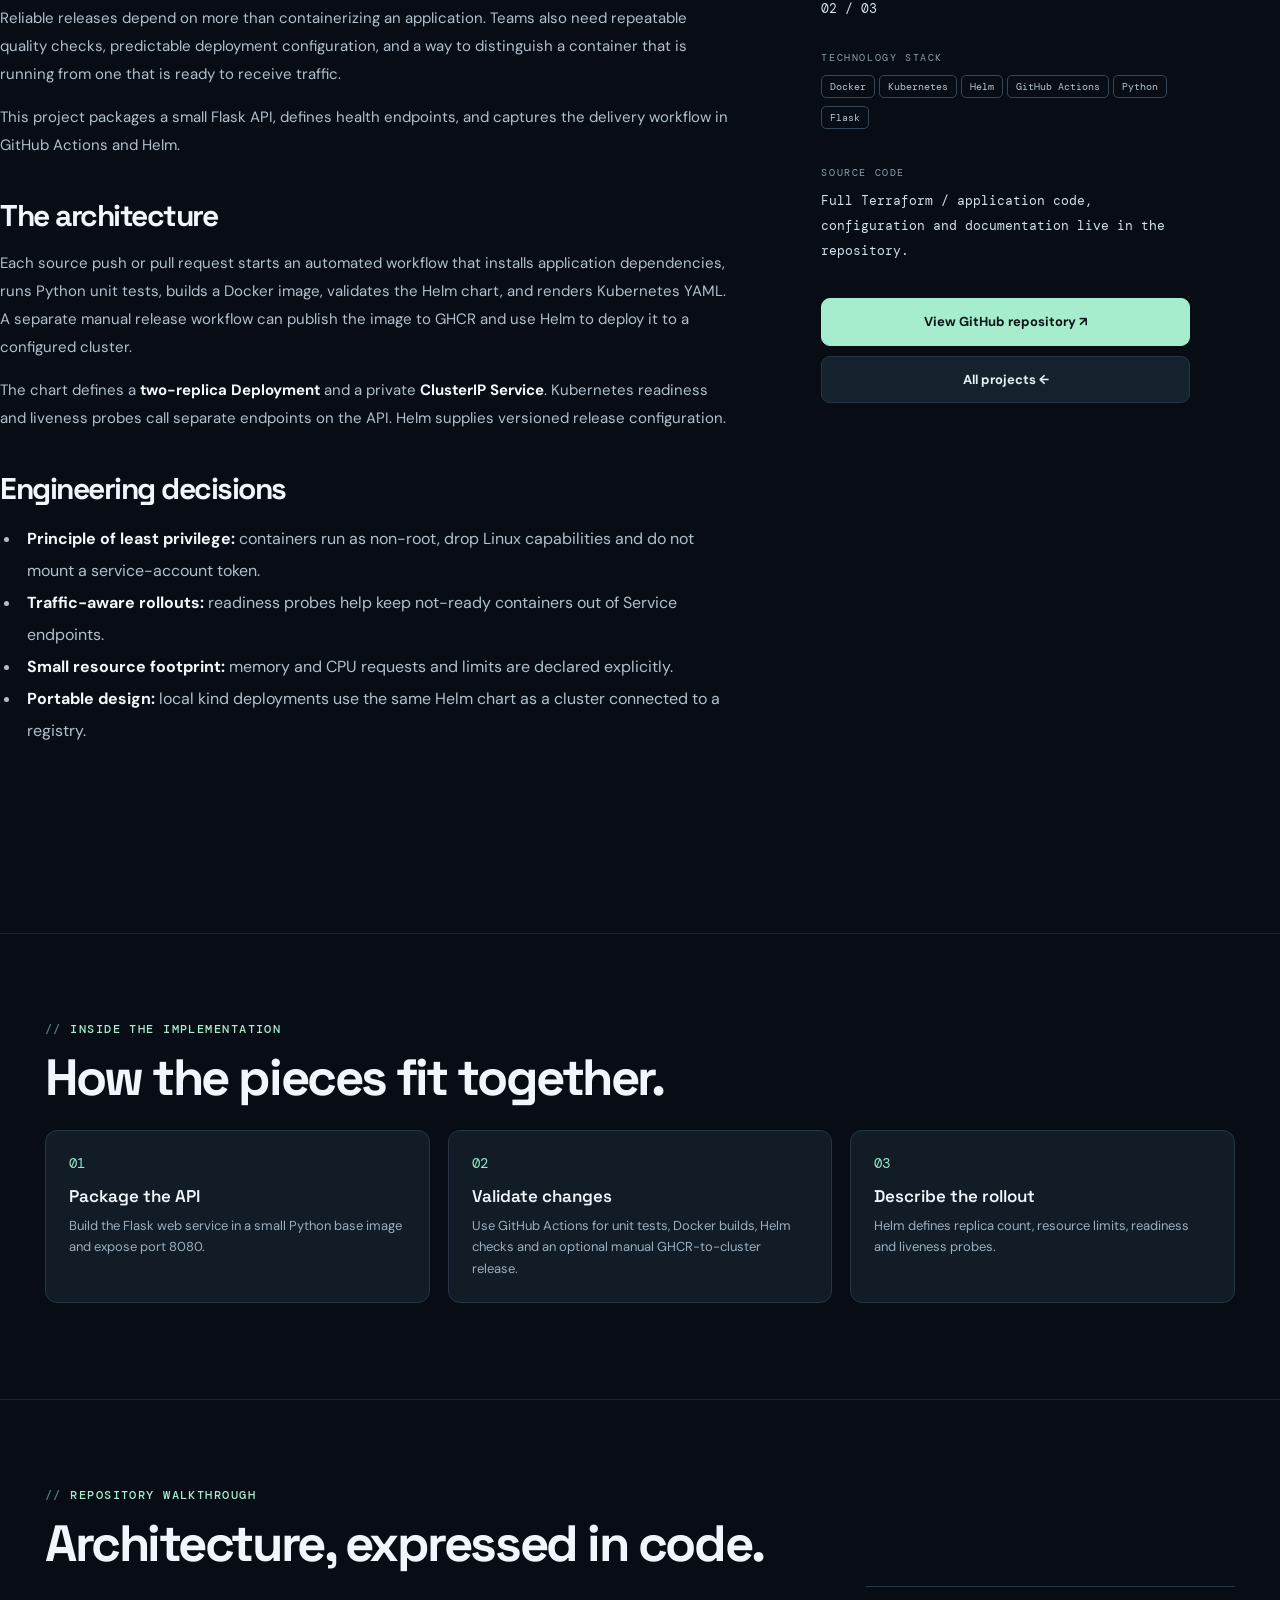
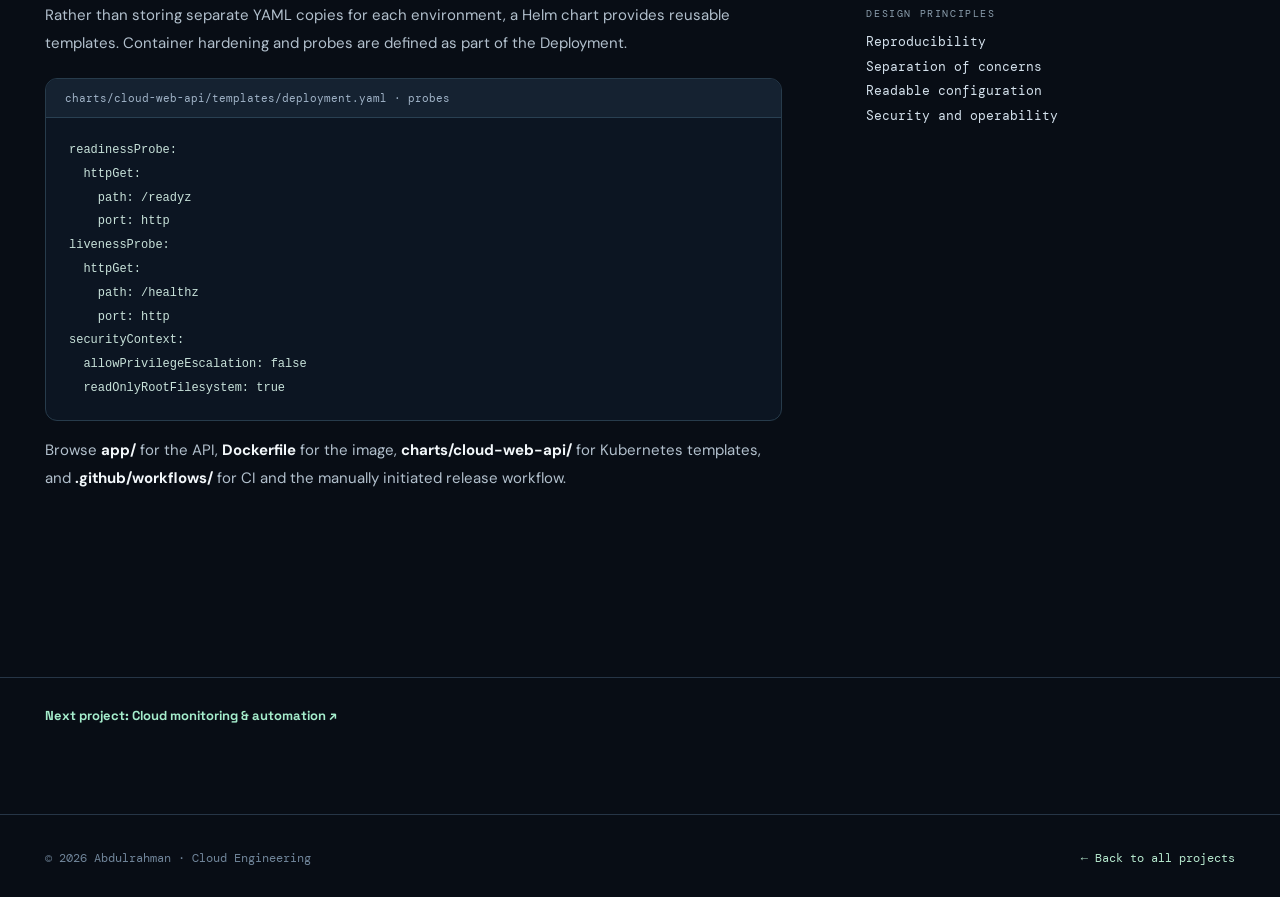
<file: projects/kubernetes-cicd.html>
<!doctype html><html lang="en"><head><meta charset="UTF-8"><meta name="viewport" content="width=device-width,initial-scale=1">
<meta name="description" content="A Dockerized Python web API with health endpoints, Kubernetes manifests generated by Helm, and an automated GitHub Actions quality pipeline."><meta name="theme-color" content="#080d15"><title>Kubernetes CI/CD platform | Abdulrahman</title>
<link rel="stylesheet" href="../styles.css?v=20261029-diagrams"><link rel="icon" href="../assets/favicon.svg" type="image/svg+xml"></head><body>
<a class="skip-link" href="#main">Skip to content</a>
<header class="site-header"><div class="container nav-wrap"><a class="wordmark" href="../index.html"><span class="mark">A</span>ABDULRAHMAN<span class="name-light">.DEV</span></a><nav id="primary-nav" class="site-nav"><a href="../index.html#projects">Projects</a><a href="../index.html#approach">Approach</a><a href="../index.html#stack">Tech stack</a><a href="../index.html#contact">Contact</a></nav><div class="top-status"><span class="status-dot"></span>Cloud engineering portfolio</div><button class="mobile-toggle" aria-label="Toggle navigation" aria-controls="primary-nav" aria-expanded="false">☰</button></div></header>
<main id="main"><section class="detail-hero"><div class="container"><div class="breadcrumbs"><a href="../index.html">Home</a> / <a href="../index.html#projects">Projects</a> / Application delivery</div><div class="eyebrow">Project 02 / Application delivery</div><h1>Kubernetes CI/CD platform</h1><p class="detail-summary">A Dockerized Python web API with health endpoints, Kubernetes manifests generated by Helm, and an automated GitHub Actions quality pipeline.</p><div class="tags"><span class="tag">Docker</span><span class="tag">Kubernetes</span><span class="tag">Helm</span><span class="tag">GitHub Actions</span><span class="tag">Python</span><span class="tag">Flask</span></div>
<figure class="detail-main-image" id="architecture">
<picture>
<source media="(max-width: 700px)" srcset="../assets/architecture-kubernetes-mobile.svg?v=20261029-diagrams" width="420" height="1444">
<img src="../assets/architecture-kubernetes.svg?v=20261029-diagrams" alt="Automatic CI checks, a separate manual release, and Service traffic to two Kubernetes API pods." width="1200" height="840" decoding="async">
</picture>
<figcaption class="image-caption"><span>CI CHECKS · MANUAL RELEASE · TWO API REPLICAS</span><a href="../assets/architecture-kubernetes.svg?v=20261029-diagrams" target="_blank" rel="noopener noreferrer">Open full diagram ↗</a></figcaption>
</figure></div></section>
<section class="section-border section"><div class="container detail-grid"><div class="detail-copy"><h2>The challenge</h2><p>Reliable releases depend on more than containerizing an application. Teams also need repeatable quality checks, predictable deployment configuration, and a way to distinguish a container that is running from one that is ready to receive traffic.</p><p>This project packages a small Flask API, defines health endpoints, and captures the delivery workflow in GitHub Actions and Helm.</p>
<h2>The architecture</h2><p>Each source push or pull request starts an automated workflow that installs application dependencies, runs Python unit tests, builds a Docker image, validates the Helm chart, and renders Kubernetes YAML. A separate manual release workflow can publish the image to GHCR and use Helm to deploy it to a configured cluster.</p><p>The chart defines a <strong>two-replica Deployment</strong> and a private <strong>ClusterIP Service</strong>. Kubernetes readiness and liveness probes call separate endpoints on the API. Helm supplies versioned release configuration.</p>
<h2>Engineering decisions</h2><ul><li><strong>Principle of least privilege:</strong> containers run as non-root, drop Linux capabilities and do not mount a service-account token.</li><li><strong>Traffic-aware rollouts:</strong> readiness probes help keep not-ready containers out of Service endpoints.</li><li><strong>Small resource footprint:</strong> memory and CPU requests and limits are declared explicitly.</li><li><strong>Portable design:</strong> local kind deployments use the same Helm chart as a cluster connected to a registry.</li></ul>
</div><aside class="aside"><div class="aside-label">Project number</div><p class="aside-value">02 / 03</p><div class="aside-label">Technology stack</div><p class="aside-value"><span class="tag">Docker</span><span class="tag">Kubernetes</span><span class="tag">Helm</span><span class="tag">GitHub Actions</span><span class="tag">Python</span><span class="tag">Flask</span></p><div class="aside-label">Source code</div><p class="aside-value">Full Terraform / application code, configuration and documentation live in the repository.</p><a class="btn btn-primary" href="https://github.com/abuda7mm/kubernetes-cicd-pipeline" target="_blank" rel="noopener noreferrer">View GitHub repository ↗</a><a class="btn btn-ghost" href="../index.html#projects">All projects ←</a></aside></div></section>
<section class="section section-border"><div class="container"><div class="eyebrow">Inside the implementation</div><h2>How the pieces fit together.</h2><div class="steps"><div class="step"><div class="step-index">01</div><h3>Package the API</h3><p>Build the Flask web service in a small Python base image and expose port 8080.</p></div><div class="step"><div class="step-index">02</div><h3>Validate changes</h3><p>Use GitHub Actions for unit tests, Docker builds, Helm checks and an optional manual GHCR-to-cluster release.</p></div><div class="step"><div class="step-index">03</div><h3>Describe the rollout</h3><p>Helm defines replica count, resource limits, readiness and liveness probes.</p></div></div></div></section>
<section class="section section-border"><div class="container"><div class="eyebrow">Repository walkthrough</div><h2>Architecture, expressed in code.</h2><div class="detail-grid"><div class="detail-copy"><p>Rather than storing separate YAML copies for each environment, a Helm chart provides reusable templates. Container hardening and probes are defined as part of the Deployment.</p><div class="code-card"><div class="code-heading">charts/cloud-web-api/templates/deployment.yaml · probes</div><pre><code>readinessProbe:
  httpGet:
    path: /readyz
    port: http
livenessProbe:
  httpGet:
    path: /healthz
    port: http
securityContext:
  allowPrivilegeEscalation: false
  readOnlyRootFilesystem: true</code></pre></div><p>Browse <strong>app/</strong> for the API, <strong>Dockerfile</strong> for the image, <strong>charts/cloud-web-api/</strong> for Kubernetes templates, and <strong>.github/workflows/</strong> for CI and the manually initiated release workflow.</p></div><aside class="aside"><div class="aside-label">Design principles</div><p class="aside-value">Reproducibility<br>Separation of concerns<br>Readable configuration<br>Security and operability</p></aside></div></div></section>
<section class="back-projects"><div class="container"><a class="text-link" href="cloud-operations.html">Next project: Cloud monitoring & automation ↗</a></div></section></main>
<footer class="footer"><div class="container footer-inner"><div>© <span data-year>2026</span> Abdulrahman · Cloud Engineering</div><div><a href="../index.html">← Back to all projects</a></div></div></footer><script src="../script.js" defer></script></body></html>
</file>
<file: styles.css>
@import url('https://fonts.googleapis.com/css2?family=DM+Mono:wght@400;500&family=DM+Sans:wght@400;500;600;700&family=Space+Grotesk:wght@400;500;600;700&display=swap');
:root{--bg:#080d15;--panel:#101927;--card:#121d2a;--text:#f1f6fc;--muted:#96a7b7;--soft:#6d8397;--line:#263546;--accent:#a5edcc;--cyan:#6be5dc;--purple:#b2aaff;--orange:#f4b77b;--max:1190px;--mono:'DM Mono',monospace;--sans:'DM Sans',Arial,sans-serif;--head:'Space Grotesk',var(--sans)}
*{box-sizing:border-box}html{scroll-behavior:smooth}body{margin:0;background:var(--bg);color:var(--text);font-family:var(--sans);font-size:16px;line-height:1.66;overflow-x:hidden}
a{color:inherit;text-decoration:none}button{font:inherit}::selection{background:#a5edcc;color:#0a1119}:focus-visible{outline:2px solid var(--accent);outline-offset:5px}img{max-width:100%;display:block}.container{width:min(var(--max),calc(100% - 56px));margin:auto}.skip-link{position:absolute;left:-9999px;top:8px;background:var(--accent);color:#080d15;padding:9px;z-index:20}.skip-link:focus{left:8px}
body:before{content:'';position:absolute;z-index:-1;left:50%;transform:translateX(-50%);top:-400px;width:1100px;height:950px;opacity:.27;background:radial-gradient(ellipse at 50% 43%,#19403e,transparent 56%)}.ambient{position:absolute;inset:0;pointer-events:none;z-index:-1;background:linear-gradient(90deg,transparent 49.92%,#ffffff04 50%,transparent 50.08%);background-size:86px 86px;mask-image:linear-gradient(to bottom,#0007,transparent 790px)}
.site-header{height:88px;display:flex;align-items:center;border-bottom:1px solid #ffffff12;background:#080d15b3;backdrop-filter:blur(18px);position:sticky;top:0;z-index:10}.nav-wrap{display:flex;align-items:center;justify-content:space-between;gap:32px}.wordmark{display:flex;align-items:center;gap:11px;font:700 19px var(--head);letter-spacing:-.9px;white-space:nowrap}.mark{width:30px;height:30px;border:2px solid #a5edcc;border-radius:9px;display:grid;place-items:center;font:700 14px var(--mono);color:#a5edcc;background:#a5edcc0c}.name-light{color:var(--accent)}.site-nav{display:flex;gap:32px;align-items:center}.site-nav a{color:#c1ccd8;font-size:13px;font-weight:650;letter-spacing:.02em;transition:color .2s}.site-nav a:hover,.site-nav a[aria-current=page]{color:var(--accent)}.top-status{display:flex;align-items:center;gap:9px;border:1px solid #345247;background:#142822a3;padding:9px 14px;border-radius:30px;color:#c6e5d7;font:12px var(--mono)}.status-dot{width:7px;height:7px;background:#9df5c4;border-radius:100%;box-shadow:0 0 15px #9df5c4}.mobile-toggle{display:none;background:transparent;color:#fff;border:1px solid var(--line);width:40px;height:40px;border-radius:9px;cursor:pointer;font-size:18px}
.eyebrow{font:500 12px var(--mono);color:var(--accent);letter-spacing:.12em;text-transform:uppercase}.eyebrow:before{content:'// ';opacity:.5}.hero{padding:113px 0 105px}.hero-grid{display:grid;grid-template-columns:1.09fr .91fr;align-items:center;gap:66px}.hero h1{font:700 clamp(49px,6.2vw,89px)/1.025 var(--head);letter-spacing:-.073em;margin:26px 0 30px}.hero h1 .grad{color:#a5edcc}.hero .lead{max-width:630px;color:#afbecd;font-size:18px;line-height:1.72;margin:0 0 34px}.hero-actions{display:flex;gap:13px;flex-wrap:wrap}.btn{display:inline-flex;align-items:center;justify-content:center;gap:13px;padding:12px 20px;border-radius:9px;font-size:13px;font-weight:700;border:1px solid var(--line);transition:.18s}.btn:hover{transform:translateY(-2px);border-color:#a5edcc99}.btn-primary{background:var(--accent);border-color:var(--accent);color:#08131a}.btn-ghost{color:#e6eef5;background:#15212c}.stats{display:flex;flex-wrap:wrap;gap:32px;margin-top:43px;padding-top:25px;border-top:1px solid var(--line)}.stat .n{font:700 27px var(--head);letter-spacing:-1px;line-height:1.2}.stat .desc{font:12px var(--mono);color:var(--soft);margin-top:5px}
.terminal{border-radius:17px;overflow:hidden;background:#101b28;border:1px solid #395167;box-shadow:0 45px 85px #0007,0 0 120px #4bdbad10;position:relative;transform:perspective(1100px) rotateY(-4deg)}.terminal-head{height:46px;border-bottom:1px solid #2c3e50;display:flex;gap:7px;align-items:center;padding:0 18px;background:#172432}.dot{width:10px;height:10px;border-radius:50%;background:#d37172}.dot:nth-child(2){background:#e1b86d}.dot:nth-child(3){background:#68bb94}.terminal-title{color:#748ca5;font:11px var(--mono);margin:auto;padding-right:37px}.terminal-code{padding:24px 24px 31px;font:12px/2 var(--mono);white-space:pre-wrap;color:#b2c8d9}.green{color:#a5edcc}.cyan{color:#75ddec}.purple{color:#b6b0ff}.orange{color:#f0b67b}.comment{color:#60788f}.terminal-footer{padding:13px 22px;background:#0c1621;border-top:1px solid #23394b;display:flex;justify-content:space-between;color:#7c98aa;font:10px var(--mono);gap:10px}
.section{padding:87px 0 96px}.section-border{border-top:1px solid #ffffff16}.section-intro{display:flex;justify-content:space-between;gap:30px;align-items:end;margin-bottom:39px}.section h2{font:700 clamp(34px,4vw,51px)/1.11 var(--head);letter-spacing:-.048em;margin:13px 0}.section-intro p{max-width:460px;color:var(--muted);margin:0;font-size:14px}.projects-grid{display:grid;grid-template-columns:repeat(3,minmax(0,1fr));gap:19px}.project-card{display:flex;flex-direction:column;background:#101a25;border:1px solid #283849;border-radius:15px;overflow:hidden;transition:transform .2s,border-color .2s}.project-card:hover{transform:translateY(-5px);border-color:#578b86}.card-media{padding:13px;background:linear-gradient(150deg,#142538,#0b1420);border-bottom:1px solid var(--line)}.card-media img{border-radius:8px;aspect-ratio:10/7;object-fit:contain;width:100%;height:auto}.card-body{padding:24px;display:flex;flex-direction:column;flex:1}.kicker{font:500 10px var(--mono);letter-spacing:.12em;color:var(--cyan);text-transform:uppercase}.project-card:nth-child(2) .kicker{color:var(--purple)}.project-card:nth-child(3) .kicker{color:var(--orange)}.project-card h3{font:650 25px/1.16 var(--head);letter-spacing:-.04em;margin:12px 0 12px}.project-card p{font-size:13.5px;color:#aab9ca;line-height:1.7;flex:1;margin:0}.tags{display:flex;flex-wrap:wrap;gap:7px;margin:23px 0}.tag{border:1px solid #344658;color:#b4c4d0;border-radius:5px;padding:4px 8px;font:10px var(--mono)}.text-link{color:var(--accent);font:700 13px var(--head);display:inline-flex;gap:11px;align-items:center}.text-link:hover{gap:15px}.approach{display:grid;grid-template-columns:1fr 1fr 1fr;gap:25px}.approach article{padding:27px;border-left:1px solid #3d594c;background:linear-gradient(90deg,#14241e6b,transparent)}.approach .num{font:14px var(--mono);color:var(--accent)}.approach h3{font:700 19px var(--head);margin:19px 0 10px}.approach p{font-size:13px;color:var(--muted);margin:0}.stack-section{display:flex;justify-content:space-between;align-items:center;gap:32px;padding:30px 0;border-top:1px solid var(--line)}.stack-section h3{font:600 18px var(--head);margin:0}.stack-cloud{display:flex;flex-wrap:wrap;gap:9px;justify-content:flex-end}.stack-cloud span{font:12px var(--mono);border:1px solid #314454;border-radius:6px;padding:9px 12px;color:#a5b7c7;background:#111b26}
.contact-band{padding:58px 62px;border-radius:16px;border:1px solid #3b5a56;background:radial-gradient(circle at 90% 10%,#20453c,transparent 45%),linear-gradient(120deg,#12251f,#10202a);display:flex;align-items:center;justify-content:space-between;gap:28px}.contact-band h2{margin:12px 0 12px;font:700 38px var(--head);letter-spacing:-.05em}.contact-band p{color:#a8bdb8;margin:0}.footer{padding:35px 0 42px;border-top:1px solid var(--line);margin-top:38px}.footer-inner{display:flex;justify-content:space-between;gap:25px;color:#71869b;font:12px var(--mono)}.footer-inner a{color:#b6e8ce}
/* detail pages */
.contact-actions{display:flex;flex-direction:column;align-items:flex-start;gap:14px;min-width:0;max-width:100%}.contact-actions .btn{white-space:nowrap}.contact-email{max-width:100%;color:var(--accent);font-size:14px;overflow-wrap:anywhere}.contact-email:hover{text-decoration:underline}
.detail-hero{padding:84px 0 65px}.breadcrumbs{font:12px var(--mono);color:#8c9ba8;margin-bottom:35px}.breadcrumbs a{color:#a7e6ca}.detail-hero h1{font:700 clamp(45px,6vw,75px)/1.07 var(--head);letter-spacing:-.062em;max-width:1020px;margin:22px 0}.detail-summary{font-size:19px;color:#a9bbca;max-width:760px;margin-bottom:26px}.detail-main-image{width:100%;scroll-margin-top:100px;border:1px solid #3d5266;background:#101927;border-radius:17px;padding:9px;margin:40px 0 0}.detail-main-image picture{display:block}.detail-main-image img{display:block;width:100%;height:auto;border-radius:10px}.image-caption{display:flex;align-items:center;justify-content:space-between;flex-wrap:wrap;gap:12px;color:#99afc3;font:11px/1.6 var(--mono);margin:13px 8px 5px}.image-caption a{color:var(--accent);font-size:12px;white-space:nowrap}.image-caption a:hover{text-decoration:underline}.detail-grid{display:grid;grid-template-columns:minmax(0,2fr) minmax(240px,1fr);gap:84px;margin:8px 0 74px}.detail-copy h2{font:700 30px var(--head);letter-spacing:-.05em;line-height:1.2;margin:39px 0 15px}.detail-copy h2:first-child{margin-top:0}.detail-copy p{color:#b2c0cd;font-size:15px;line-height:1.87}.detail-copy ul{color:#b2c0cd;line-height:2;padding-left:21px}.detail-copy li{padding-left:6px}.detail-copy strong{color:#f2f7fa}.aside{border-top:1px solid var(--line);padding-top:20px}.aside-label{font:10px var(--mono);text-transform:uppercase;letter-spacing:.16em;color:#8c9fae}.aside-value{font:13px var(--mono);line-height:1.9;color:#d4e1ec;margin:10px 0 30px}.aside .tag{display:inline-flex;margin:0 4px 7px 0}.aside a.btn{width:100%;margin:5px 0}.steps{display:grid;grid-template-columns:repeat(3,minmax(0,1fr));gap:18px;margin-top:23px}.step{padding:23px;border:1px solid var(--line);background:#111c27;border-radius:12px}.step-index{font:14px var(--mono);color:#96e9cb}.step h3{font:600 17px var(--head);margin:13px 0 8px}.step p{font-size:13px;color:#9aafbf;margin:0}.code-card{margin:21px 0 10px;background:#0c1522;border:1px solid #273b4b;border-radius:12px;overflow:auto}.code-heading{background:#152231;color:#a1b4c8;padding:12px 19px;border-bottom:1px solid #294052;font:11px var(--mono)}.code-card pre{padding:20px 23px;color:#c8e2da;font:12px/1.9 var(--mono);margin:0;overflow-x:auto}.back-projects{padding:24px 0 48px;border-top:1px solid var(--line)}
@media(max-width:1050px){.hero-grid{grid-template-columns:1fr;gap:43px}.hero{padding:85px 0}.terminal{transform:none;max-width:710px}.projects-grid{grid-template-columns:1fr 1fr}.approach{grid-template-columns:1fr 1fr}.detail-grid{gap:35px}.hero h1{max-width:800px}}
@media(max-width:700px){.container{width:min(var(--max),calc(100% - 32px))}.site-header{height:71px}.top-status{display:none}.mobile-toggle{display:block}.site-nav{display:none;position:absolute;top:70px;left:0;right:0;background:#101926;border-bottom:1px solid var(--line);padding:19px;flex-direction:column;gap:18px}.site-nav[data-open=true]{display:flex}.hero{padding:67px 0 77px}.hero h1{font-size:clamp(45px,12.5vw,70px)}.hero .lead{font-size:16px}.terminal-code{font-size:10px;padding:14px}.stats{gap:24px}.section{padding:64px 0}.section-intro{display:block}.section-intro p{margin-top:14px}.projects-grid,.approach,.detail-grid,.steps{grid-template-columns:1fr}.contact-band{padding:33px 27px;display:block}.contact-actions{margin-top:25px}.contact-band h2{font-size:32px}.stack-section{display:block}.stack-cloud{justify-content:flex-start;margin-top:20px}.footer-inner{display:block}.footer-inner div+div{margin-top:12px}.detail-hero{padding:56px 0 47px}.detail-hero h1{font-size:44px}.detail-summary{font-size:16px}.detail-grid{gap:10px}.aside{order:-1}.detail-main-image{margin-top:22px;padding:6px;border-radius:13px}.detail-main-image img{border-radius:8px}.image-caption{margin:12px 8px 6px;font-size:10px;gap:8px}}
@media(prefers-reduced-motion:reduce){html{scroll-behavior:auto}*,*:before,*:after{transition:none!important}}
</file>
